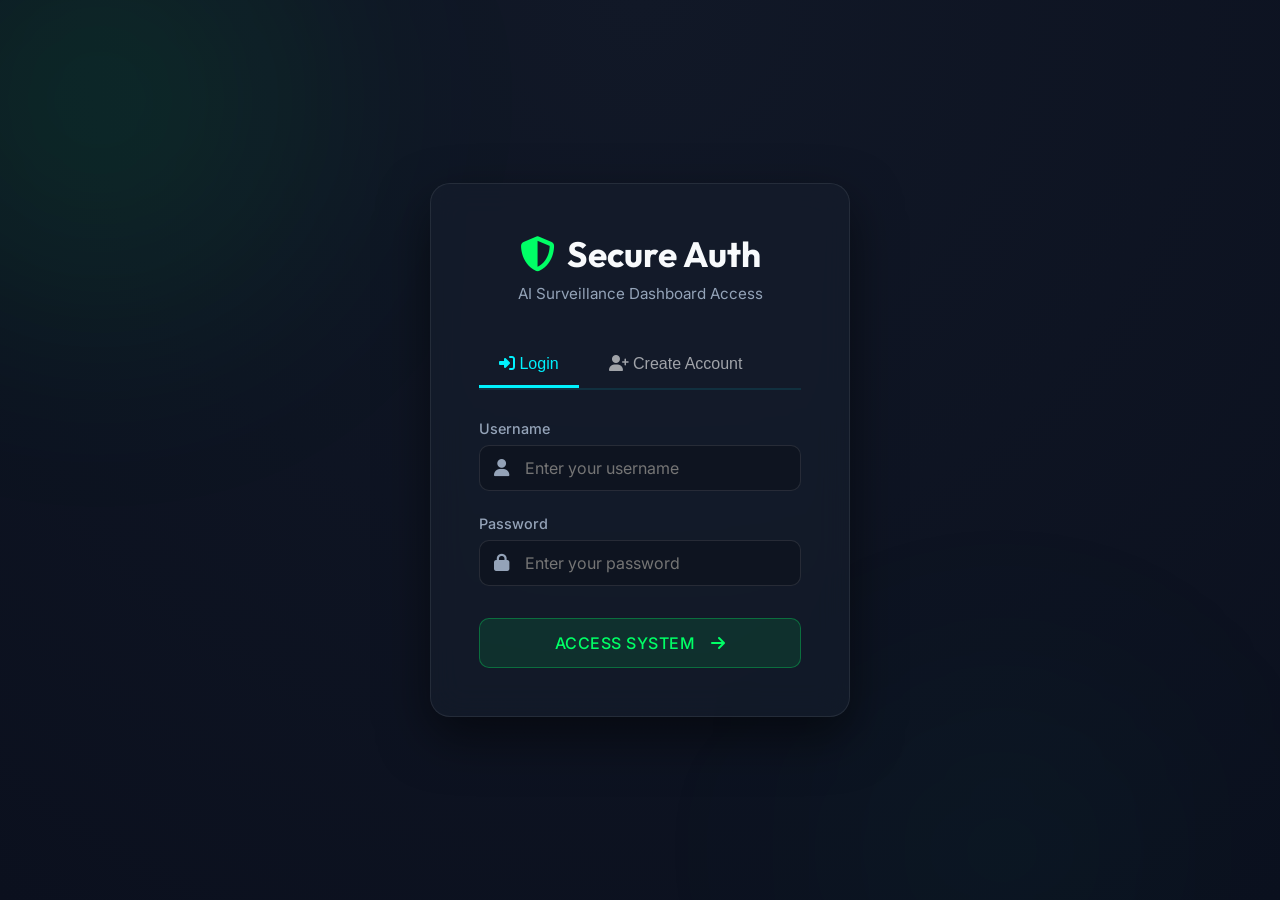
<file: frontend/login.html>
<!DOCTYPE html>
<html lang="en">
<head>
    <meta charset="UTF-8">
    <meta name="viewport" content="width=device-width, initial-scale=1.0">
    <title>Login - AI Surveillance</title>

    <!-- Fonts -->
    <link rel="preconnect" href="https://fonts.googleapis.com">
    <link rel="preconnect" href="https://fonts.gstatic.com" crossorigin>
    <link href="https://fonts.googleapis.com/css2?family=Inter:wght@300;400;500;600&family=Outfit:wght@400;600;700&display=swap" rel="stylesheet">

    <!-- Icons -->
    <link rel="stylesheet" href="https://cdnjs.cloudflare.com/ajax/libs/font-awesome/6.4.0/css/all.min.css">

    <!-- Styles -->
    <link rel="stylesheet" href="style.css">
    <style>
        .auth-tabs {
            display: flex;
            gap: 10px;
            margin-bottom: 30px;
            border-bottom: 2px solid rgba(0, 242, 254, 0.1);
        }

        .tab-btn {
            padding: 12px 20px;
            background: none;
            border: none;
            color: rgba(255, 255, 255, 0.6);
            font-size: 1rem;
            cursor: pointer;
            border-bottom: 3px solid transparent;
            transition: all 0.3s ease;
            font-weight: 500;
        }

        .tab-btn.active {
            color: #00f2fe;
            border-bottom-color: #00f2fe;
        }

        .tab-btn:hover {
            color: #00f2fe;
        }

        .tab-content {
            display: none;
        }

        .tab-content.active {
            display: block;
        }

        .form-group {
            margin-bottom: 20px;
        }

        .success-message {
            background-color: rgba(76, 175, 80, 0.1);
            color: #4caf50;
            padding: 12px;
            border-radius: 5px;
            margin-bottom: 15px;
            display: none;
            border-left: 4px solid #4caf50;
        }

        .error-message {
            background-color: rgba(244, 67, 54, 0.1);
            color: #f44336;
            padding: 12px;
            border-radius: 5px;
            margin-bottom: 15px;
            display: none;
            border-left: 4px solid #f44336;
        }
    </style>
</head>
<body class="login-body">
    
    <div class="login-container">
        <div class="login-header">
            <h1><i class="fas fa-shield-alt"></i> Secure Auth</h1>
            <p>AI Surveillance Dashboard Access</p>
        </div>

        <!-- Tabs Navigation -->
        <div class="auth-tabs">
            <button class="tab-btn active" data-tab="login" onclick="switchTab('login', event)">
                <i class="fas fa-sign-in-alt"></i> Login
            </button>
            <button class="tab-btn" data-tab="register" onclick="switchTab('register', event)">
                <i class="fas fa-user-plus"></i> Create Account
            </button>
        </div>

        <!-- LOGIN TAB -->
        <div id="login" class="tab-content active">
            <form id="loginForm" class="login-form">
                <div class="error-message" id="loginError"></div>
                <div class="success-message" id="loginSuccess"></div>

                <div class="input-group">
                    <label for="login_username">Username</label>
                    <div class="input-wrapper">
                        <i class="fas fa-user"></i>
                        <input type="text" id="login_username" name="username" placeholder="Enter your username" required>
                    </div>
                </div>

                <div class="input-group">
                    <label for="login_password">Password</label>
                    <div class="input-wrapper">
                        <i class="fas fa-lock"></i>
                        <input type="password" id="login_password" name="password" placeholder="Enter your password" required>
                    </div>
                </div>

                <button type="submit" class="btn btn-primary login-btn">
                    Access System <i class="fas fa-arrow-right" style="margin-left: 8px;"></i>
                </button>
            </form>
        </div>

        <!-- REGISTER TAB -->
        <div id="register" class="tab-content">
            <form id="registerForm" class="login-form">
                <div class="error-message" id="registerError"></div>
                <div class="success-message" id="registerSuccess"></div>

                <div class="input-group">
                    <label for="register_username">Username</label>
                    <div class="input-wrapper">
                        <i class="fas fa-user"></i>
                        <input type="text" id="register_username" name="username" placeholder="Choose a username (min 3 chars)" required minlength="3">
                    </div>
                </div>

                <div class="input-group">
                    <label for="register_password">Password</label>
                    <div class="input-wrapper">
                        <i class="fas fa-lock"></i>
                        <input type="password" id="register_password" name="password" placeholder="Create a password (min 6 chars)" required minlength="6">
                    </div>
                </div>

                <div class="input-group">
                    <label for="register_password_confirm">Confirm Password</label>
                    <div class="input-wrapper">
                        <i class="fas fa-lock"></i>
                        <input type="password" id="register_password_confirm" name="password_confirm" placeholder="Confirm your password" required>
                    </div>
                </div>

                <div class="input-group">
                    <label for="register_email">Email (Optional)</label>
                    <div class="input-wrapper">
                        <i class="fas fa-envelope"></i>
                        <input type="email" id="register_email" name="email" placeholder="Enter your email">
                    </div>
                </div>

                <div class="input-group">
                    <label for="register_fullname">Full Name (Optional)</label>
                    <div class="input-wrapper">
                        <i class="fas fa-user-circle"></i>
                        <input type="text" id="register_fullname" name="full_name" placeholder="Enter your full name">
                    </div>
                </div>

                <button type="submit" class="btn btn-primary login-btn">
                    Create Account <i class="fas fa-check" style="margin-left: 8px;"></i>
                </button>
            </form>
        </div>
    </div>

    <script>
        function switchTab(tabName, event) {
            document.getElementById('login').classList.toggle('active', tabName === 'login');
            document.getElementById('register').classList.toggle('active', tabName === 'register');
            document.querySelectorAll('.tab-btn').forEach(btn => btn.classList.toggle('active', btn.getAttribute('data-tab') === tabName));
            clearAllMessages();
        }

        function clearAllMessages() {
            ['loginError', 'loginSuccess', 'registerError', 'registerSuccess'].forEach(id => {
                const el = document.getElementById(id);
                if (el) el.style.display = 'none';
            });
        }
    </script>
    <script src="login.js"></script>
</body>
</html>
</file>
<file: frontend/style.css>
:root {
    --bg-dark: #0b101e;
    --panel-bg: rgba(22, 30, 46, 0.6);
    --panel-border: rgba(255, 255, 255, 0.08);
    --accent: #00ff66;
    --accent-glow: rgba(0, 255, 102, 0.3);
    --text-main: #f8fafc;
    --text-muted: #94a3b8;
    --danger: #ef4444;
    --warning: #f59e0b;
    --success: #10b981;
    --glass-blur: blur(16px);
}

* {
    box-sizing: border-box;
    margin: 0;
    padding: 0;
}

body {
    font-family: 'Inter', sans-serif;
    background: radial-gradient(circle at top, #111827 0%, var(--bg-dark) 100%);
    color: var(--text-main);
    min-height: 100vh;
    display: flex;
    flex-direction: column;
    overflow-x: hidden;
}

/* Background animated glow elements */
body::before, body::after {
    content: '';
    position: fixed;
    border-radius: 50%;
    filter: blur(120px);
    z-index: -1;
    animation: drift 20s cubic-bezier(0.4, 0, 0.2, 1) infinite alternate;
}
body::before {
    width: 400px;
    height: 400px;
    background: rgba(0, 255, 102, 0.1);
    top: -100px;
    left: -100px;
}
body::after {
    width: 300px;
    height: 300px;
    background: rgba(16, 185, 129, 0.05);
    bottom: -100px;
    right: 10%;
    animation-delay: -5s;
}

@keyframes drift {
    0% { transform: translate(0, 0) scale(1); }
    50% { transform: translate(25px, 15px) scale(1.05); }
    100% { transform: translate(50px, 30px) scale(1); }
}

/* ===== CONTAINER ===== */
.container {
    max-width: 1600px;
    margin: 0 auto;
    padding: 3rem;
    flex: 1;
    width: 100%;
}

/* ===== HEADER ===== */
.header {
    text-align: center;
    margin-bottom: 2.5rem;
    padding-top: 2rem;
    animation: fadeInDown 0.8s ease-out;
}

.header h1 {
    font-family: 'Outfit', sans-serif;
    font-size: 2.8rem;
    font-weight: 700;
    background: linear-gradient(90deg, #00ff66, #00cc52);
    -webkit-background-clip: text;
    -webkit-text-fill-color: transparent;
    display: inline-flex;
    align-items: center;
    gap: 12px;
    margin-bottom: 0.5rem;
    letter-spacing: -0.5px;
}

.header p {
    color: var(--text-muted);
    font-size: 1.1rem;
    font-weight: 400;
}

.system-indicator {
    display: inline-flex;
    align-items: center;
    gap: 8px;
    background: rgba(16, 185, 129, 0.1);
    border: 1px solid rgba(16, 185, 129, 0.2);
    padding: 6px 16px;
    border-radius: 30px;
    color: var(--success);
    font-size: 0.85rem;
    font-weight: 600;
    margin-top: 1rem;
    text-transform: uppercase;
    letter-spacing: 1px;
}

/* ===== NAVIGATION ===== */
.top-nav {
    display: flex;
    justify-content: center;
    gap: 1.5rem;
    margin-bottom: 2rem;
    animation: fadeInDown 0.8s ease-out;
}

.nav-item {
    display: flex;
    align-items: center;
    gap: 8px;
    padding: 12px 24px;
    background: rgba(255, 255, 255, 0.05);
    border: 1px solid rgba(255, 255, 255, 0.1);
    border-radius: 12px;
    color: var(--text-muted);
    text-decoration: none;
    font-family: 'Outfit', sans-serif;
    font-weight: 600;
    font-size: 1.05rem;
    transition: all 0.4s cubic-bezier(0.4, 0, 0.2, 1);
}

.nav-item:hover {
    background: rgba(255, 255, 255, 0.1);
    color: var(--text-main);
}

.nav-item.active {
    background: rgba(0, 255, 102, 0.15);
    color: var(--accent);
    border-color: var(--accent);
    box-shadow: 0 0 20px var(--accent-glow);
}

.dot {
    width: 8px;
    height: 8px;
    background: var(--success);
    border-radius: 50%;
    box-shadow: 0 0 10px var(--success);
    animation: pulse 2s infinite;
}

@keyframes pulse {
    0% { box-shadow: 0 0 0 0 rgba(16, 185, 129, 0.4); }
    70% { box-shadow: 0 0 0 10px rgba(16, 185, 129, 0); }
    100% { box-shadow: 0 0 0 0 rgba(16, 185, 129, 0); }
}

@keyframes fadeInDown {
    from { opacity: 0; transform: translateY(-20px); }
    to { opacity: 1; transform: translateY(0); }
}

@keyframes fadeInUp {
    from { opacity: 0; transform: translateY(20px); }
    to { opacity: 1; transform: translateY(0); }
}

/* ===== GRID ===== */
.main-grid {
    display: grid;
    grid-template-columns: 2fr 1fr;
    gap: 2.5rem;
    animation: fadeInUp 0.8s ease-out 0.2s both;
}

/* ===== PANELS ===== */
.detection-panel,
.results-panel,
.stat-card,
.controls-panel {
    background: var(--panel-bg);
    backdrop-filter: var(--glass-blur);
    -webkit-backdrop-filter: var(--glass-blur);
    border-radius: 16px;
    padding: 2.5rem;
    border: 1px solid var(--panel-border);
    box-shadow: 0 10px 30px -10px rgba(0,0,0,0.5);
    transition: transform 0.4s cubic-bezier(0.4, 0, 0.2, 1), border-color 0.4s cubic-bezier(0.4, 0, 0.2, 1), box-shadow 0.4s cubic-bezier(0.4, 0, 0.2, 1);
}

.stat-card:hover, .detection-panel:hover, .results-panel:hover, .controls-panel:hover {
    border-color: rgba(0, 255, 102, 0.3);
    transform: translateY(-5px);
    box-shadow: 0 15px 35px -10px rgba(0, 255, 102, 0.15);
}

/* ===== PANEL HEADER ===== */
.panel-header {
    display: flex;
    justify-content: space-between;
    align-items: center;
    margin-bottom: 1.25rem;
    border-bottom: 1px solid rgba(255, 255, 255, 0.05);
    padding-bottom: 0.75rem;
}

.panel-header h3 {
    font-family: 'Outfit', sans-serif;
    font-weight: 600;
    font-size: 1.2rem;
    color: var(--text-main);
    display: flex;
    align-items: center;
    gap: 8px;
}

.panel-header h3 i {
    color: var(--accent);
}

.confidence-score {
    background: rgba(0, 255, 102, 0.1);
    color: var(--accent);
    padding: 4px 12px;
    border-radius: 20px;
    font-weight: 600;
    font-size: 0.9rem;
    border: 1px solid rgba(0, 255, 102, 0.2);
}

/* ===== VIDEO ===== */
.video-container {
    position: relative;
    width: 100%;
    height: 420px;
    background: #000;
    border-radius: 12px;
    overflow: hidden;
    border: 1px solid var(--panel-border);
    box-shadow: 0 0 20px rgba(0,0,0,0.3);
}

#videoFeed,
#detectionCanvas {
    position: absolute;
    top: 0;
    left: 0;
    width: 100%;
    height: 100%;
    object-fit: cover;
}

#detectionCanvas {
    z-index: 10;
}

.detection-overlay {
    position: absolute;
    top: 0;
    left: 0;
    width: 100%;
    height: 100%;
    pointer-events: none;
    box-shadow: inset 0 0 50px rgba(0, 0, 0, 0.5);
    z-index: 15;
}

/* Custom scanline effect */
.video-container::after {
    content: " ";
    display: block;
    position: absolute;
    top: 0;
    left: 0;
    bottom: 0;
    right: 0;
    background: linear-gradient(rgba(18, 16, 16, 0) 50%, rgba(0, 0, 0, 0.25) 50%), linear-gradient(90deg, rgba(255, 0, 0, 0.06), rgba(0, 255, 0, 0.02), rgba(0, 0, 255, 0.06));
    z-index: 20;
    background-size: 100% 2px, 3px 100%;
    pointer-events: none;
    opacity: 0.4;
}

/* ===== BUTTONS ===== */
.detection-controls {
    display: flex;
    justify-content: center;
    gap: 12px;
    margin-top: 1.5rem;
}

.btn {
    padding: 10px 20px;
    border-radius: 10px;
    border: 1px solid transparent;
    font-family: 'Inter', sans-serif;
    font-weight: 500;
    font-size: 0.9rem;
    cursor: pointer;
    display: inline-flex;
    align-items: center;
    gap: 8px;
    transition: all 0.3s cubic-bezier(0.4, 0, 0.2, 1);
    text-transform: uppercase;
    letter-spacing: 0.5px;
}

.btn:active { transform: scale(0.97); }

.btn-primary { 
    background: rgba(0, 255, 102, 0.1); 
    color: var(--accent);
    border-color: rgba(0, 255, 102, 0.3);
}
.btn-primary:hover {
    background: rgba(0, 255, 102, 0.2);
    box-shadow: 0 0 15px var(--accent-glow);
}

.btn-danger { 
    background: rgba(239, 68, 68, 0.1); 
    color: var(--danger);
    border-color: rgba(239, 68, 68, 0.3);
}
.btn-danger:hover {
    background: rgba(239, 68, 68, 0.2);
    box-shadow: 0 0 15px rgba(239, 68, 68, 0.2);
}

.btn-warning { 
    background: rgba(245, 158, 11, 0.1); 
    color: var(--warning);
    border-color: rgba(245, 158, 11, 0.3);
}
.btn-warning:hover {
    background: rgba(245, 158, 11, 0.2);
    box-shadow: 0 0 15px rgba(245, 158, 11, 0.2);
}

.btn-success { 
    background: rgba(16, 185, 129, 0.1); 
    color: var(--success);
    border-color: rgba(16, 185, 129, 0.3);
}
.btn-success:hover {
    background: rgba(16, 185, 129, 0.2);
    box-shadow: 0 0 15px rgba(16, 185, 129, 0.2);
}

/* ===== STATUS ===== */
.status-badge {
    padding: 4px 12px;
    border-radius: 20px;
    font-size: 0.75rem;
    font-weight: 600;
    text-transform: uppercase;
    letter-spacing: 0.5px;
}

.status-ready { 
    background: rgba(148, 163, 184, 0.1); 
    color: var(--text-muted);
    border: 1px solid rgba(148, 163, 184, 0.2);
}
.status-detecting { 
    background: rgba(0, 255, 102, 0.1); 
    color: var(--accent); 
    border: 1px solid rgba(0, 255, 102, 0.3);
    animation: blinkBorder 2s infinite;
}

@keyframes blinkBorder {
    0% { border-color: rgba(0, 255, 102, 0.3); box-shadow: 0 0 0 rgba(0,242,254,0); }
    50% { border-color: rgba(0, 255, 102, 0.8); box-shadow: 0 0 10px var(--accent-glow); }
    100% { border-color: rgba(0, 255, 102, 0.3); box-shadow: 0 0 0 rgba(0,242,254,0); }
}

/* ===== RESULTS ===== */
.results-list {
    max-height: 400px;
    overflow-y: auto;
    padding-right: 5px;
    display: flex;
    flex-direction: column;
    gap: 8px;
}

.results-list::-webkit-scrollbar {
    width: 6px;
}
.results-list::-webkit-scrollbar-track {
    background: rgba(0,0,0,0.1);
    border-radius: 4px;
}
.results-list::-webkit-scrollbar-thumb {
    background: rgba(255,255,255,0.1);
    border-radius: 4px;
}

.results-list div {
    background: rgba(0, 0, 0, 0.2);
    padding: 12px 16px;
    border-radius: 8px;
    border-left: 3px solid var(--accent);
    font-size: 0.95rem;
    display: flex;
    justify-content: space-between;
    animation: slideIn 0.3s ease-out;
}

@keyframes slideIn {
    from { opacity: 0; transform: translateX(10px); }
    to { opacity: 1; transform: translateX(0); }
}

.no-results {
    text-align: center;
    color: var(--text-muted) !important;
    font-style: italic;
    background: transparent !important;
    border-left: none !important;
    justify-content: center !important;
    padding-top: 2rem !important;
}

/* ===== STATS ===== */
.stats-grid {
    display: grid;
    grid-template-columns: repeat(4, 1fr);
    gap: 2.5rem;
    margin-top: 2.5rem;
    animation: fadeInUp 0.8s ease-out 0.4s both;
}

.stat-card {
    text-align: center;
    display: flex;
    flex-direction: column;
    justify-content: center;
    align-items: center;
}

.stat-number {
    font-family: 'Outfit', sans-serif;
    font-size: 2.5rem;
    font-weight: 700;
    color: var(--accent);
    margin-bottom: 4px;
    text-shadow: 0 0 20px var(--accent-glow);
}

.stat-label {
    font-size: 0.85rem;
    color: var(--text-muted);
    text-transform: uppercase;
    letter-spacing: 0.5px;
    font-weight: 500;
}

/* ===== LOGIN PAGE ===== */
.login-body {
    display: flex;
    justify-content: center;
    align-items: center;
    min-height: 100vh;
}

.login-container {
    background: var(--panel-bg);
    backdrop-filter: var(--glass-blur);
    -webkit-backdrop-filter: var(--glass-blur);
    border: 1px solid var(--panel-border);
    border-radius: 20px;
    padding: 3rem;
    width: 90%;
    max-width: 420px;
    box-shadow: 0 20px 50px rgba(0,0,0,0.5);
    animation: fadeInUp 0.6s ease-out;
}

.login-header {
    text-align: center;
    margin-bottom: 2.5rem;
}

.login-header h1 {
    font-family: 'Outfit', sans-serif;
    font-size: 2.2rem;
    color: var(--text-main);
    display: flex;
    align-items: center;
    justify-content: center;
    gap: 12px;
    margin-bottom: 0.5rem;
}

.login-header h1 i {
    color: var(--accent);
}

.login-header p {
    color: var(--text-muted);
    font-size: 0.95rem;
}

.login-form {
    display: flex;
    flex-direction: column;
    gap: 1.5rem;
}

.input-group {
    display: flex;
    flex-direction: column;
    gap: 8px;
}

.input-group label {
    font-size: 0.9rem;
    color: var(--text-muted);
    font-weight: 500;
}

.input-wrapper {
    position: relative;
    display: flex;
    align-items: center;
}

.input-wrapper i {
    position: absolute;
    left: 15px;
    color: var(--text-muted);
    font-size: 1.1rem;
}

.input-wrapper input {
    width: 100%;
    background: rgba(0, 0, 0, 0.2);
    border: 1px solid rgba(255, 255, 255, 0.1);
    border-radius: 10px;
    padding: 12px 15px 12px 45px;
    color: var(--text-main);
    font-family: 'Inter', sans-serif;
    font-size: 1rem;
    transition: border-color 0.3s, box-shadow 0.3s;
    outline: none;
}

.input-wrapper input:focus {
    border-color: var(--accent);
    box-shadow: 0 0 15px var(--accent-glow);
}

.login-btn {
    width: 100%;
    justify-content: center;
    padding: 14px;
    font-size: 1rem;
    margin-top: 0.5rem;
}

.login-error {
    color: var(--danger);
    font-size: 0.9rem;
    text-align: center;
    min-height: 20px;
}

/* ===== CONTROLS ===== */
.controls-panel {
    margin-top: 2.5rem;
    display: flex;
    justify-content: space-between;
    align-items: center;
    flex-wrap: wrap;
    gap: 2.5rem;
    animation: fadeInUp 0.8s ease-out 0.6s both;
}

.control-wrapper {
    display: flex;
    gap: 2rem;
}

.control-group {
    display: flex;
    flex-direction: column;
    gap: 8px;
}

.control-group label {
    font-size: 0.85rem;
    color: var(--text-muted);
    text-transform: uppercase;
    letter-spacing: 0.5px;
    font-weight: 500;
}

.range-wrap {
    display: flex;
    align-items: center;
    gap: 12px;
}

.range-wrap span {
    font-family: 'Outfit', sans-serif;
    font-weight: 600;
    color: var(--text-main);
    background: rgba(255,255,255,0.05);
    padding: 2px 8px;
    border-radius: 4px;
    min-width: 40px;
    text-align: center;
}

/* ===== DROPDOWN ===== */
.dropdown {
    position: relative;
    display: inline-block;
}

.btn-icon {
    background: transparent;
    border: none;
    color: var(--text-muted);
    font-size: 1.2rem;
    cursor: pointer;
    padding: 4px 8px;
    border-radius: 4px;
    transition: color 0.2s, background 0.2s;
}

.btn-icon:hover {
    color: var(--text-main);
    background: rgba(255, 255, 255, 0.1);
}

.dropdown-content {
    display: none;
    position: absolute;
    right: 0;
    top: 100%;
    background-color: var(--bg-dark);
    min-width: 160px;
    box-shadow: 0 8px 16px rgba(0,0,0,0.5);
    border: 1px solid var(--panel-border);
    border-radius: 8px;
    z-index: 100;
    overflow: hidden;
    animation: fadeInDown 0.2s ease-out;
}

.dropdown-content.show {
    display: block;
}

.dropdown-content a {
    color: var(--text-main);
    padding: 12px 16px;
    text-decoration: none;
    display: flex;
    align-items: center;
    gap: 8px;
    font-size: 0.9rem;
    transition: background 0.2s;
}

.dropdown-content a:hover {
    background-color: rgba(255, 255, 255, 0.05);
    color: var(--accent);
}

/* ===== MODAL ===== */
.modal {
    display: none; 
    position: fixed; 
    z-index: 1000; 
    left: 0;
    top: 0;
    width: 100%; 
    height: 100%; 
    overflow: auto; 
    background-color: rgba(0,0,0,0.7); 
    backdrop-filter: blur(5px);
}

.modal.show {
    display: flex;
    align-items: center;
    justify-content: center;
    animation: fadeIn 0.3s ease-out;
}

.modal-content {
    background: var(--bg-dark);
    border: 1px solid var(--panel-border);
    border-radius: 12px;
    width: 90%;
    max-width: 600px;
    box-shadow: 0 15px 40px rgba(0,0,0,0.6);
    display: flex;
    flex-direction: column;
    max-height: 80vh;
}

.modal-header {
    padding: 1.5rem;
    border-bottom: 1px solid rgba(255, 255, 255, 0.05);
    display: flex;
    justify-content: space-between;
    align-items: center;
}

.modal-header h2 {
    font-family: 'Outfit', sans-serif;
    color: var(--accent);
    font-size: 1.5rem;
}

.close-modal {
    color: var(--text-muted);
    font-size: 1.8rem;
    font-weight: bold;
    cursor: pointer;
    line-height: 1;
    transition: color 0.2s;
}

.close-modal:hover {
    color: var(--danger);
}

.modal-body {
    padding: 1.5rem;
    overflow-y: auto;
    display: flex;
    flex-direction: column;
    gap: 10px;
}

.history-item {
    background: rgba(255, 255, 255, 0.03);
    padding: 12px 16px;
    border-radius: 8px;
    border-left: 3px solid var(--text-muted);
    display: flex;
    justify-content: space-between;
    align-items: center;
}

@keyframes fadeIn {
    from { opacity: 0; }
    to { opacity: 1; }
}

/* ===== RANGE ===== */
input[type="range"] {
    -webkit-appearance: none;
    width: 140px;
    height: 4px;
    background: rgba(255, 255, 255, 0.1);
    border-radius: 2px;
    outline: none;
}

input[type="range"]::-webkit-slider-thumb {
    -webkit-appearance: none;
    appearance: none;
    width: 16px;
    height: 16px;
    border-radius: 50%;
    background: var(--accent);
    cursor: pointer;
    box-shadow: 0 0 10px var(--accent-glow);
    transition: transform 0.1s;
}

input[type="range"]::-webkit-slider-thumb:hover {
    transform: scale(1.2);
}

.control-actions {
    display: flex;
    gap: 12px;
}

/* ===== RESPONSIVE ===== */
@media (max-width: 1024px) {
    .main-grid {
        grid-template-columns: 1fr;
    }
    
    .video-container {
        height: auto;
        aspect-ratio: 16/9;
    }
}

@media (max-width: 768px) {
    .stats-grid {
        grid-template-columns: repeat(2, 1fr);
    }
    
    .controls-panel {
        flex-direction: column;
        align-items: flex-start;
    }
    
    .control-wrapper {
        flex-direction: column;
        gap: 1rem;
        width: 100%;
    }
    
    .control-actions {
        width: 100%;
        justify-content: flex-end;
    }
}
</file>
